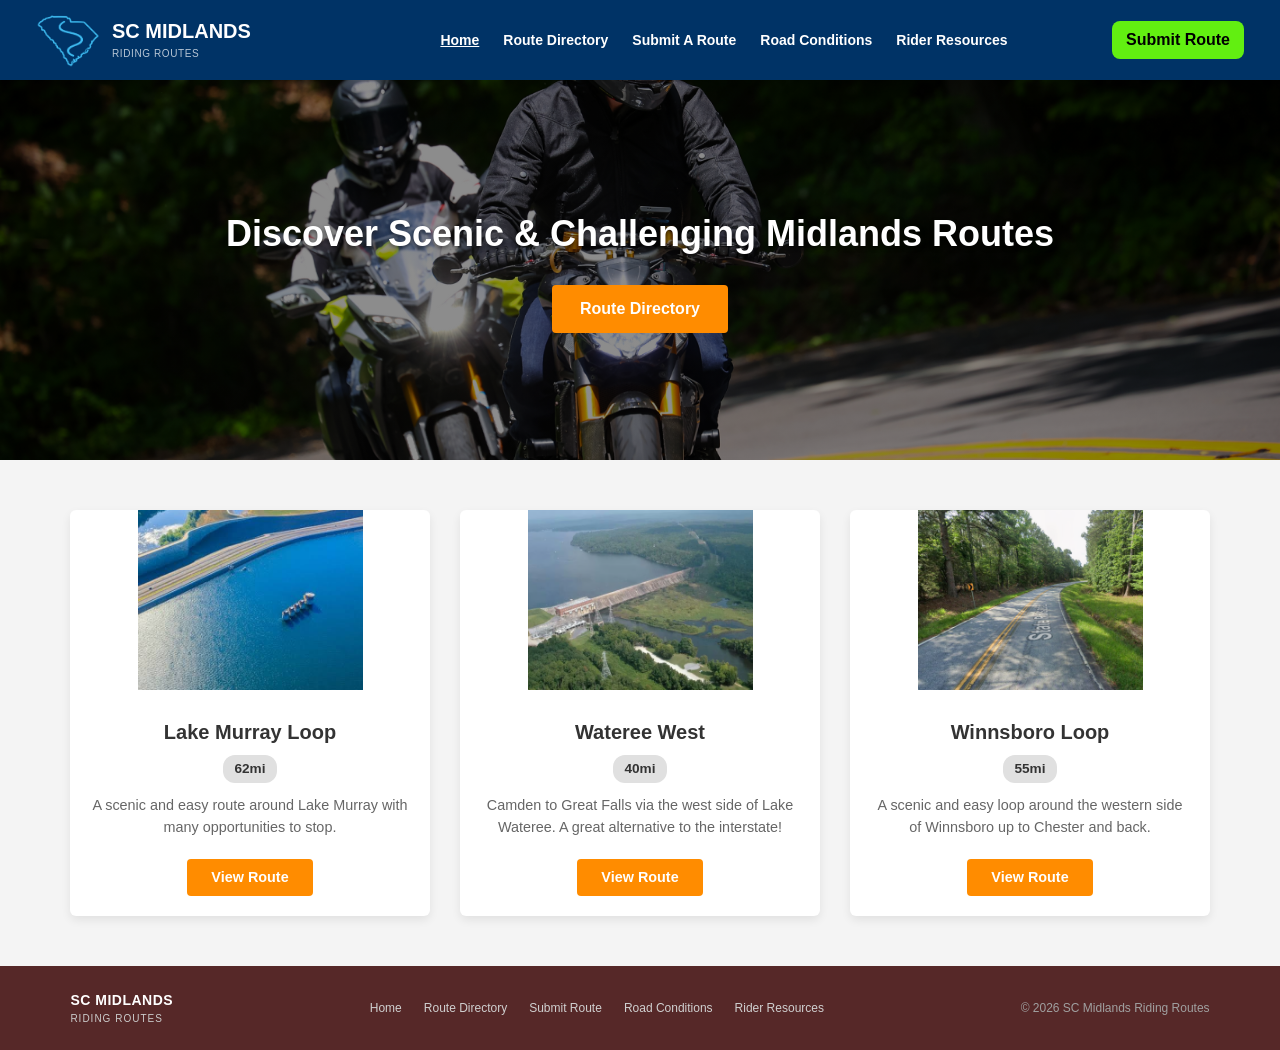
<file: index.html>
<!DOCTYPE html>
<html lang="en">
<head>
  <!-- Author: Augustus Tumminia -->
  <meta charset="UTF-8" />
  <meta name="viewport" content="width=device-width, initial-scale=1.0" />
  <title>SC Midlands Riding Routes - Home</title>
  <link rel="stylesheet" href="styles.css" />
  <style>
    /* INTERNAL CSS for hero section */
    .hero {
      position: relative;
      background: linear-gradient(rgba(0, 0, 0, 0.45), rgba(0, 0, 0, 0.45)), 
                  url('images/4900336.jpg') center/cover no-repeat;
      height: 380px;
      display: flex;
      flex-direction: column;
      justify-content: center;
      align-items: center;
      color: #ffffff;
      text-align: center;
      padding: 0 20px;
    }

    .hero h1 {
      font-size: 2.25rem;
      font-weight: 700;
      margin-bottom: 24px;
      text-shadow: 0 2px 4px rgba(0,0,0,0.5);
    }

    .btn-hero {
      background-color: #ff8c00;
      color: #ffffff;
      padding: 12px 28px;
      font-size: 1rem;
      font-weight: bold;
      border: none;
      border-radius: 4px;
      text-decoration: none;
      cursor: pointer;
      transition: background-color 0.2s ease;
    }

    .btn-hero:hover {
      background-color: #e07b00;
    }
  </style>
</head>
<body>

  <!-- Navigation Bar -->
  <header class="navbar">
    <a class="logo" href="index.html" aria-label="SC Midlands Riding Routes home"><img class="logo-mark" src="images/sc-twisty-road-logo.png" alt="" width="64" height="64" /><span class="logo-wordmark"><span class="logo-title">SC MIDLANDS</span><span class="logo-subtitle">RIDING ROUTES</span></span></a>
    <nav class="nav-links" aria-label="Main navigation">
      <a href="index.html" class="active" aria-current="page">Home</a>
      <a href="route-directory.html">Route Directory</a>
      <a href="submit-route.html">Submit A Route</a>
      <a href="road-conditions.html">Road Conditions</a>
      <a href="rider-resources.html">Rider Resources</a>
    </nav>
    <a href="submit-route.html" class="btn-submit">Submit Route</a>
  </header>

  <!-- Hero Section -->
  <section class="hero">
    <h1>Discover Scenic &amp; Challenging Midlands Routes</h1>
    <a href="route-directory.html" class="btn-hero">Route Directory</a>
  </section>

  <!-- Featured Routes -->
  <main class="routes-container">
    <!-- Route Card 1 -->
    <article class="route-card">
      <div class="card-image">
        <img src="images/murray.png" alt="Lake Murray Loop" />
      </div>
      <div class="card-content">
        <h3>Lake Murray Loop</h3>
        <span class="badge">62mi</span>
        <p>A scenic and easy route around Lake Murray with many opportunities to stop.</p>
        <a href="route-directory.html#lake-murray" class="btn-card">View Route</a>
      </div>
    </article>

    <!-- Route Card 2 -->
    <article class="route-card">
      <div class="card-image">
        <img src="images/wateree.png" alt="Wateree West" />
      </div>
      <div class="card-content">
        <h3>Wateree West</h3>
        <span class="badge">40mi</span>
        <p>Camden to Great Falls via the west side of Lake Wateree. A great alternative to the interstate!</p>
        <a href="route-directory.html#wateree-west" class="btn-card">View Route</a>
      </div>
    </article>

    <!-- Route Card 3 -->
    <article class="route-card">
      <div class="card-image">
        <img src="images/winnsboro.png" alt="Winnsboro Loop" />
      </div>
      <div class="card-content">
        <h3>Winnsboro Loop</h3>
        <span class="badge">55mi</span>
        <p>A scenic and easy loop around the western side of Winnsboro up to Chester and back.</p>
        <a href="route-directory.html#winnsboro" class="btn-card">View Route</a>
      </div>
    </article>
  </main>

  <!-- Footer -->
  <footer class="footer">
    <div class="footer-brand"><div class="logo-title">SC MIDLANDS</div><div class="logo-subtitle">RIDING ROUTES</div></div>
    <nav class="footer-links" aria-label="Footer navigation"><a href="index.html">Home</a>
      <a href="route-directory.html">Route Directory</a>
      <a href="submit-route.html">Submit Route</a>
      <a href="road-conditions.html">Road Conditions</a>
      <a href="rider-resources.html">Rider Resources</a></nav>
    <div class="footer-copy">&copy; 2026 SC Midlands Riding Routes</div>
  </footer>

</body>
</html>
</file>
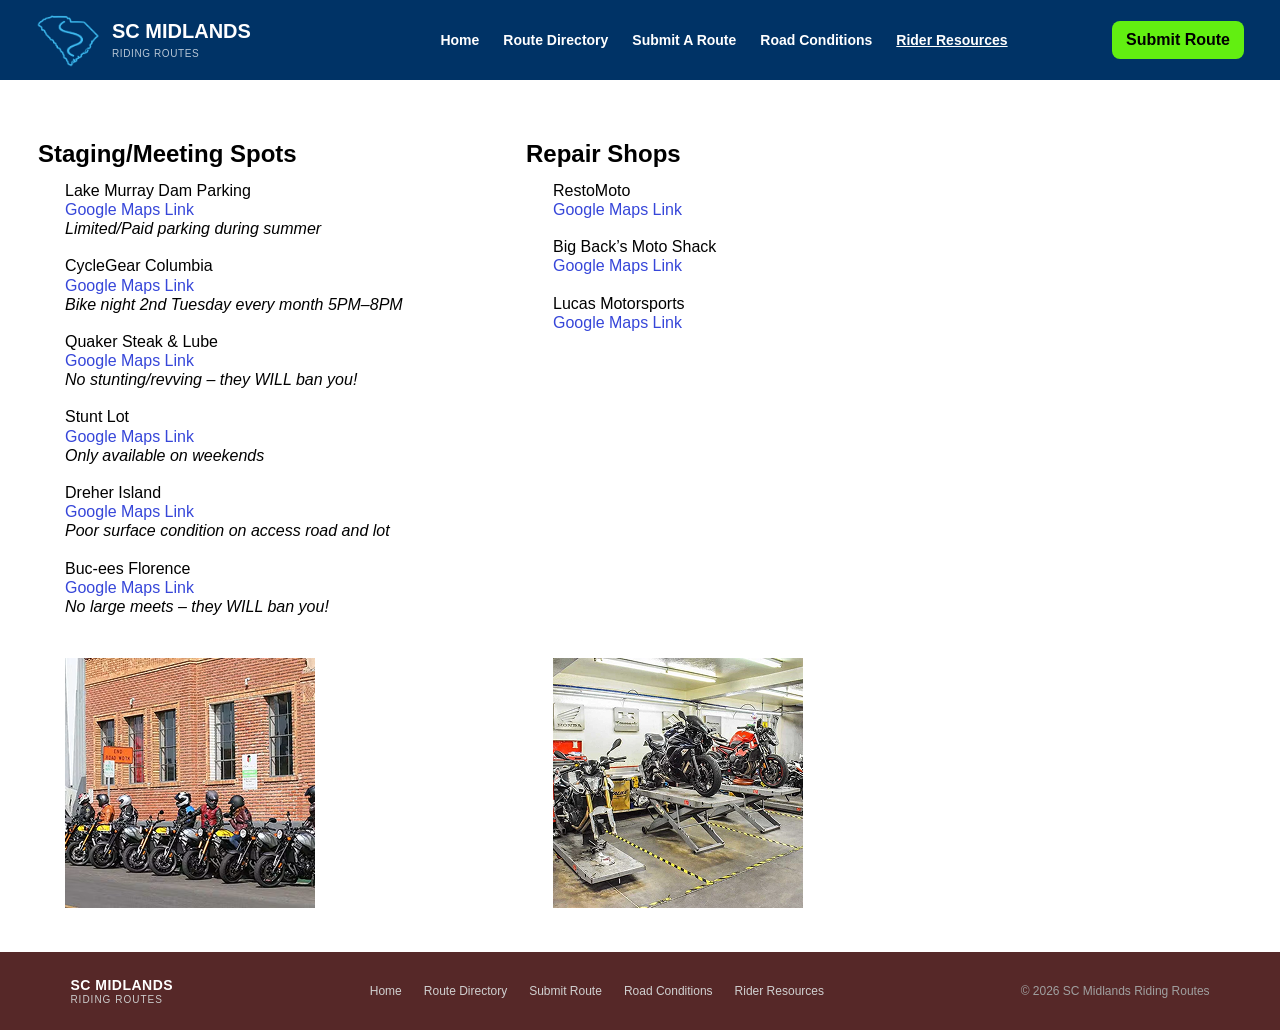
<file: rider-resources.html>
<!DOCTYPE html>
<html lang="en">
<head>
  <!-- Author: Augustus Tumminia -->
  <meta charset="UTF-8" />
  <meta name="viewport" content="width=device-width, initial-scale=1.0" />
  <title>SC Midlands Riding Routes - Rider Resources</title>
  <link rel="stylesheet" href="styles.css" />
  
</head>
<body class="interior-page">
  <a class="skip-link" href="#main-content">Skip to content</a>
  <header class="navbar">
    <a class="logo" href="index.html" aria-label="SC Midlands Riding Routes home"><img class="logo-mark" src="images/sc-twisty-road-logo.png" alt="" width="64" height="64" /><span class="logo-wordmark"><span class="logo-title">SC MIDLANDS</span><span class="logo-subtitle">RIDING ROUTES</span></span></a>
    <nav class="nav-links" aria-label="Main navigation">
      <a href="index.html">Home</a>
      <a href="route-directory.html">Route Directory</a>
      <a href="submit-route.html">Submit A Route</a>
      <a href="road-conditions.html">Road Conditions</a>
      <a href="rider-resources.html" class="active" aria-current="page">Rider Resources</a>
    </nav>
    <a href="submit-route.html" class="btn-submit">Submit Route</a>
  </header>
  <main id="main-content" class="resources-main">
    <h1 class="sr-only">Rider Resources</h1>
    <div class="resources-grid">
      <section class="resource-column" aria-labelledby="meeting-spots-title">
        <h2 id="meeting-spots-title">Staging/Meeting Spots</h2>
        <ul class="resource-list"><li><h3>Lake Murray Dam Parking</h3><a href="https://www.google.com/maps/search/?api=1&amp;query=Lake%20Murray%20Dam%20Parking%20South%20Carolina" target="_blank" rel="noopener noreferrer" aria-label="Find Lake Murray Dam Parking on Google Maps">Google Maps Link</a><p><em>Limited/Paid parking during summer</em></p></li><li><h3>CycleGear Columbia</h3><a href="https://www.google.com/maps/search/?api=1&amp;query=Cycle%20Gear%20Columbia%20South%20Carolina" target="_blank" rel="noopener noreferrer" aria-label="Find CycleGear Columbia on Google Maps">Google Maps Link</a><p><em>Bike night 2nd Tuesday every month 5PM–8PM</em></p></li><li><h3>Quaker Steak &amp; Lube</h3><a href="https://www.google.com/maps/search/?api=1&amp;query=Quaker%20Steak%20and%20Lube%20Columbia%20South%20Carolina" target="_blank" rel="noopener noreferrer" aria-label="Find Quaker Steak &amp; Lube on Google Maps">Google Maps Link</a><p><em>No stunting/revving – they WILL ban you!</em></p></li><li><h3>Stunt Lot</h3><a href="https://www.google.com/maps/search/?api=1&amp;query=33.912931%2C-81.078286" target="_blank" rel="noopener noreferrer" aria-label="Find Stunt Lot on Google Maps">Google Maps Link</a><p><em>Only available on weekends</em></p></li><li><h3>Dreher Island</h3><a href="https://www.google.com/maps/search/?api=1&amp;query=Dreher%20Island%20State%20Park%20South%20Carolina" target="_blank" rel="noopener noreferrer" aria-label="Find Dreher Island on Google Maps">Google Maps Link</a><p><em>Poor surface condition on access road and lot</em></p></li><li><h3>Buc-ees Florence</h3><a href="https://www.google.com/maps/search/?api=1&amp;query=Buc-ees%20Florence%20South%20Carolina" target="_blank" rel="noopener noreferrer" aria-label="Find Buc-ees Florence on Google Maps">Google Maps Link</a><p><em>No large meets – they WILL ban you!</em></p></li></ul>
        <img class="resource-photo" src="images/meeting-spots.png" alt="Motorcycles parked together outside a brick building" width="250" height="250" />
      </section>
      <section class="resource-column" aria-labelledby="repair-shops-title">
        <h2 id="repair-shops-title">Repair Shops</h2>
        <ul class="resource-list"><li><h3>RestoMoto</h3><a href="https://www.google.com/maps/search/?api=1&amp;query=RestoMoto%20Columbia%20South%20Carolina" target="_blank" rel="noopener noreferrer" aria-label="Find RestoMoto on Google Maps">Google Maps Link</a></li><li><h3>Big Back’s Moto Shack</h3><a href="https://www.google.com/maps/search/?api=1&amp;query=Big%20Backs%20Moto%20Shack%20South%20Carolina" target="_blank" rel="noopener noreferrer" aria-label="Find Big Back’s Moto Shack on Google Maps">Google Maps Link</a></li><li><h3>Lucas Motorsports</h3><a href="https://www.google.com/maps/search/?api=1&amp;query=Lucas%20Motorsports%20Lexington%20South%20Carolina" target="_blank" rel="noopener noreferrer" aria-label="Find Lucas Motorsports on Google Maps">Google Maps Link</a></li></ul>
        <img class="resource-photo" src="images/repair-shop.png" alt="Motorcycles on service lifts inside a repair shop" width="250" height="250" />
      </section>
    </div>
  </main>
  <footer class="footer">
    <div class="footer-brand"><div class="logo-title">SC MIDLANDS</div><div class="logo-subtitle">RIDING ROUTES</div></div>
    <nav class="footer-links" aria-label="Footer navigation"><a href="index.html">Home</a>
      <a href="route-directory.html">Route Directory</a>
      <a href="submit-route.html">Submit Route</a>
      <a href="road-conditions.html">Road Conditions</a>
      <a href="rider-resources.html">Rider Resources</a></nav>
    <div class="footer-copy">&copy; 2026 SC Midlands Riding Routes</div>
  </footer>
</body>
</html>
</file>
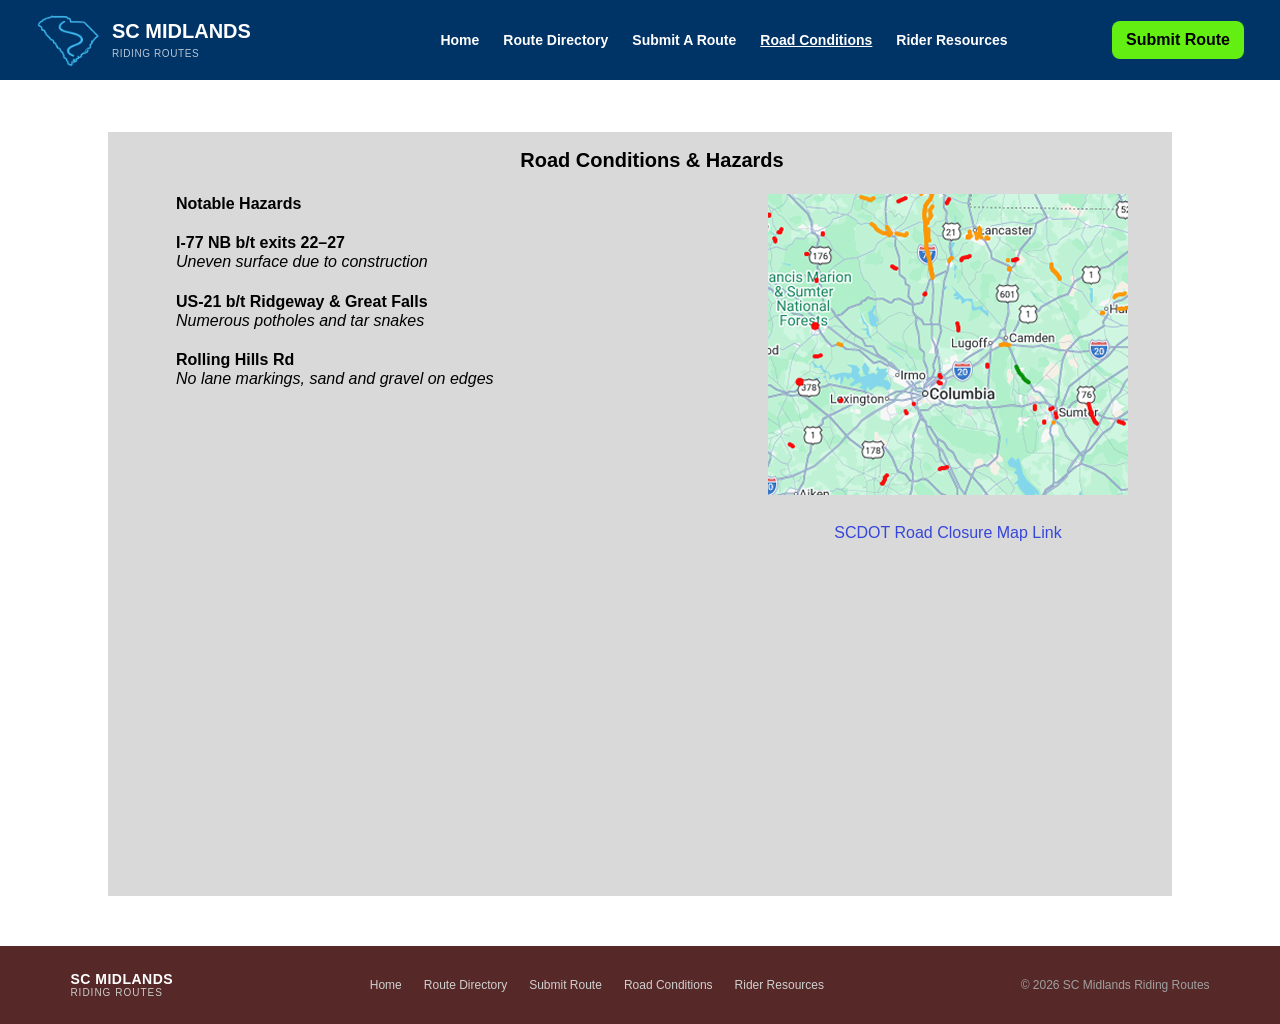
<file: road-conditions.html>
<!DOCTYPE html>
<html lang="en">
<head>
  <!-- Author: Augustus Tumminia -->
  <meta charset="UTF-8" />
  <meta name="viewport" content="width=device-width, initial-scale=1.0" />
  <title>SC Midlands Riding Routes - Road Conditions</title>
  <link rel="stylesheet" href="styles.css" />
  
</head>
<body class="interior-page">
  <a class="skip-link" href="#main-content">Skip to content</a>
  <header class="navbar">
    <a class="logo" href="index.html" aria-label="SC Midlands Riding Routes home"><img class="logo-mark" src="images/sc-twisty-road-logo.png" alt="" width="64" height="64" /><span class="logo-wordmark"><span class="logo-title">SC MIDLANDS</span><span class="logo-subtitle">RIDING ROUTES</span></span></a>
    <nav class="nav-links" aria-label="Main navigation">
      <a href="index.html">Home</a>
      <a href="route-directory.html">Route Directory</a>
      <a href="submit-route.html">Submit A Route</a>
      <a href="road-conditions.html" class="active" aria-current="page">Road Conditions</a>
      <a href="rider-resources.html">Rider Resources</a>
    </nav>
    <a href="submit-route.html" class="btn-submit">Submit Route</a>
  </header>
  <main id="main-content" class="conditions-main">
    <section class="conditions-panel" aria-labelledby="conditions-title">
      <h1 id="conditions-title">Road Conditions &amp; Hazards</h1>
      <div class="conditions-columns">
        <section class="hazards" aria-labelledby="hazards-title">
          <h2 id="hazards-title">Notable Hazards</h2>
          <dl>
            <dt>I-77 NB b/t exits 22–27</dt><dd>Uneven surface due to construction</dd>
            <dt>US-21 b/t Ridgeway &amp; Great Falls</dt><dd>Numerous potholes and tar snakes</dd>
            <dt>Rolling Hills Rd</dt><dd>No lane markings, sand and gravel on edges</dd>
          </dl>
        </section>
        <figure class="closure-map">
          <a href="https://ris.scdot.org/RoadConditionsForm.aspx" target="_blank" rel="noopener noreferrer" aria-label="Open SCDOT road closure map"><img src="images/road-closure-map.png" alt="South Carolina Midlands road closure map overview from the site design" width="360" height="301" /></a>
          <figcaption><a href="https://ris.scdot.org/RoadConditionsForm.aspx" target="_blank" rel="noopener noreferrer">SCDOT Road Closure Map Link</a></figcaption>
        </figure>
      </div>
    </section>
  </main>
  <footer class="footer">
    <div class="footer-brand"><div class="logo-title">SC MIDLANDS</div><div class="logo-subtitle">RIDING ROUTES</div></div>
    <nav class="footer-links" aria-label="Footer navigation"><a href="index.html">Home</a>
      <a href="route-directory.html">Route Directory</a>
      <a href="submit-route.html">Submit Route</a>
      <a href="road-conditions.html">Road Conditions</a>
      <a href="rider-resources.html">Rider Resources</a></nav>
    <div class="footer-copy">&copy; 2026 SC Midlands Riding Routes</div>
  </footer>
</body>
</html>
</file>
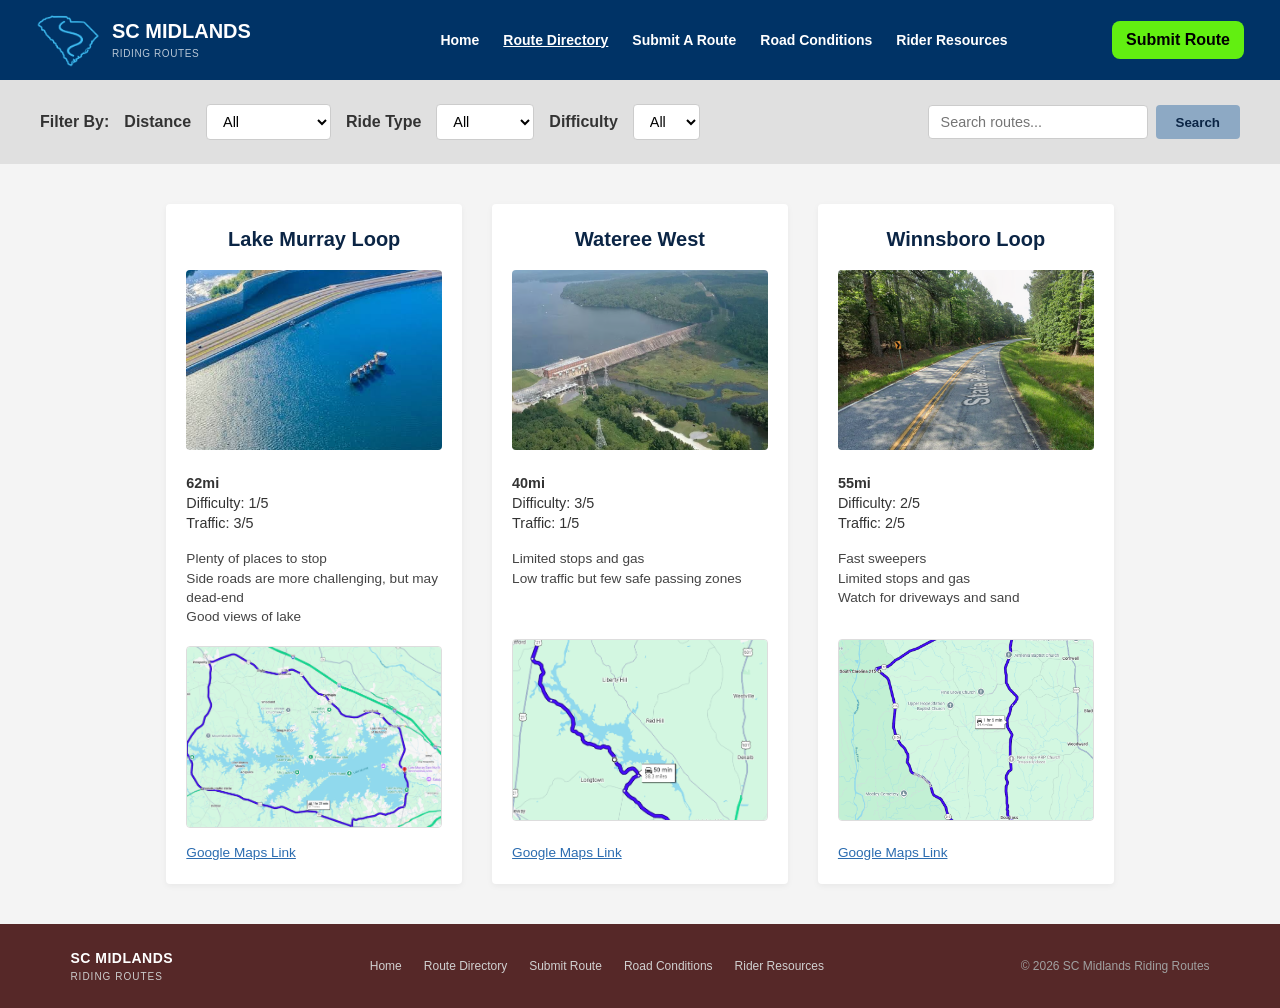
<file: route-directory.html>
<!DOCTYPE html>
<html lang="en">
<head>
  <!-- Author: Augustus Tumminia -->
  <meta charset="UTF-8" />
  <meta name="viewport" content="width=device-width, initial-scale=1.0" />
  <title>SC Midlands Riding Routes - Route Directory</title>
  <link rel="stylesheet" href="styles.css" />
  <style>
    /*INTERNAL CSS for this page layout and search bar */
    .search-banner {
      background-color: #e0e0e0;
      padding: 24px 40px;
      display: flex;
      align-items: center;
      justify-content: space-between;
      gap: 20px;
    }

    .filter-group {
      display: flex;
      align-items: center;
      gap: 15px;
      flex-wrap: wrap;
    }

    .filter-group label {
      font-weight: bold;
      color: #333333;
    }

    .filter-select {
      padding: 8px 12px;
      border: 1px solid #ccc;
      border-radius: 4px;
      background-color: #ffffff;
      font-size: 0.9rem;
    }

    .search-box {
      display: flex;
      gap: 8px;
    }

    .search-input {
      padding: 8px 12px;
      border: 1px solid #ccc;
      border-radius: 4px;
      width: 220px;
      font-size: 0.9rem;
    }

    .btn-search {
      background-color: #8da9c4;
      color: #0b2545;
      font-weight: bold;
      border: none;
      padding: 8px 20px;
      border-radius: 4px;
      cursor: pointer;
    }

    .btn-search:hover {
      background-color: #7a98b3;
    }
  </style>
</head>
<body>

  <!-- Navigation Bar -->
  <header class="navbar">
    <a class="logo" href="index.html" aria-label="SC Midlands Riding Routes home"><img class="logo-mark" src="images/sc-twisty-road-logo.png" alt="" width="64" height="64" /><span class="logo-wordmark"><span class="logo-title">SC MIDLANDS</span><span class="logo-subtitle">RIDING ROUTES</span></span></a>
    <nav class="nav-links" aria-label="Main navigation">
      <a href="index.html">Home</a>
      <a href="route-directory.html" class="active" aria-current="page">Route Directory</a>
      <a href="submit-route.html">Submit A Route</a>
      <a href="road-conditions.html">Road Conditions</a>
      <a href="rider-resources.html">Rider Resources</a>
    </nav>
    <a href="submit-route.html" class="btn-submit">Submit Route</a>
  </header>

  <!-- Filter and Search Bar -->
  <section class="search-banner">
    <div class="filter-group">
      <span><strong>Filter By:</strong></span>
      
      <label for="distance">Distance</label>
      <select id="distance" class="filter-select">
        <option value="">All</option>
        <option value="under-50">Under 50 mi</option>
        <option value="50-100">50 - 100 mi</option>
      </select>

      <label for="ride-type">Ride Type</label>
      <select id="ride-type" class="filter-select">
        <option value="">All</option>
        <option value="scenic">Scenic</option>
        <option value="twisties">Twisties</option>
      </select>

      <label for="difficulty">Difficulty</label>
      <select id="difficulty" class="filter-select">
        <option value="">All</option>
        <option value="1">1/5</option>
        <option value="2">2/5</option>
        <option value="3">3/5</option>
      </select>
    </div>

    <div class="search-box">
      <input type="text" class="search-input" placeholder="Search routes..." />
      <button class="btn-search">Search</button>
    </div>
  </section>

  <main class="directory-container">
    
    <!-- Route 1: Lake Murray Loop -->
    <article class="directory-card" id="lake-murray">
      <h2 class="route-title">Lake Murray Loop</h2>
      
      <div class="route-media">
        <img src="images/murray.png" alt="Lake Murray Photo" class="route-photo" />
      </div>

      <div class="route-details">
        <p><strong>62mi</strong></p>
        <p>Difficulty: 1/5</p>
        <p>Traffic: 3/5</p>
      </div>

      <div class="route-description">
        <p>Plenty of places to stop</p>
        <p>Side roads are more challenging, but may dead-end</p>
        <p>Good views of lake</p>
      </div>

      <div class="route-map">
        <img src="images/murraymap.png" alt="Lake Murray Route Map Screenshot" class="map-img" />
      </div>

      <div class="map-link-container">
        <a href="https://maps.app.goo.gl/G5Brb5zZzMDAAUCU8" target="_blank" rel="noopener noreferrer" class="maps-link">Google Maps Link</a>
      </div>
    </article>

    <!-- Route 2: Wateree West -->
    <article class="directory-card" id="wateree-west">
      <h2 class="route-title">Wateree West</h2>
      
      <div class="route-media">
        <img src="images/wateree.png" alt="Wateree West Photo" class="route-photo" />
      </div>

      <div class="route-details">
        <p><strong>40mi</strong></p>
        <p>Difficulty: 3/5</p>
        <p>Traffic: 1/5</p>
      </div>

      <div class="route-description">
        <p>Limited stops and gas</p>
        <p>Low traffic but few safe passing zones</p>
      </div>

      <div class="route-map">
        <img src="images/watereemap.png" alt="Wateree West Route Map Screenshot" class="map-img" />
      </div>

      <div class="map-link-container">
        <a href="https://maps.app.goo.gl/jQjtq3HiahNdHkVw8" target="_blank" rel="noopener noreferrer" class="maps-link">Google Maps Link</a>
      </div>
    </article>

    <!-- Route Item 3: Winnsboro Loop -->
    <article class="directory-card" id="winnsboro">
      <h2 class="route-title">Winnsboro Loop</h2>
      
      <div class="route-media">
        <img src="images/winnsboro.png" alt="Winnsboro Loop Photo" class="route-photo" />
      </div>

      <div class="route-details">
        <p><strong>55mi</strong></p>
        <p>Difficulty: 2/5</p>
        <p>Traffic: 2/5</p>
      </div>

      <div class="route-description">
        <p>Fast sweepers</p>
        <p>Limited stops and gas</p>
        <p>Watch for driveways and sand</p>
      </div>

      <div class="route-map">
        <img src="images/winnsboro-map.png" alt="Winnsboro Loop Route Map Screenshot" class="map-img" />
      </div>

      <div class="map-link-container">
        <a href="https://maps.app.goo.gl/9hsNMiH4gxe9R1yo8" target="_blank" rel="noopener noreferrer" class="maps-link">Google Maps Link</a>
      </div>
    </article>

  </main>

  <!-- Footer -->
  <footer class="footer">
    <div class="footer-brand"><div class="logo-title">SC MIDLANDS</div><div class="logo-subtitle">RIDING ROUTES</div></div>
    <nav class="footer-links" aria-label="Footer navigation"><a href="index.html">Home</a>
      <a href="route-directory.html">Route Directory</a>
      <a href="submit-route.html">Submit Route</a>
      <a href="road-conditions.html">Road Conditions</a>
      <a href="rider-resources.html">Rider Resources</a></nav>
    <div class="footer-copy">&copy; 2026 SC Midlands Riding Routes</div>
  </footer>

</body>
</html>
</file>
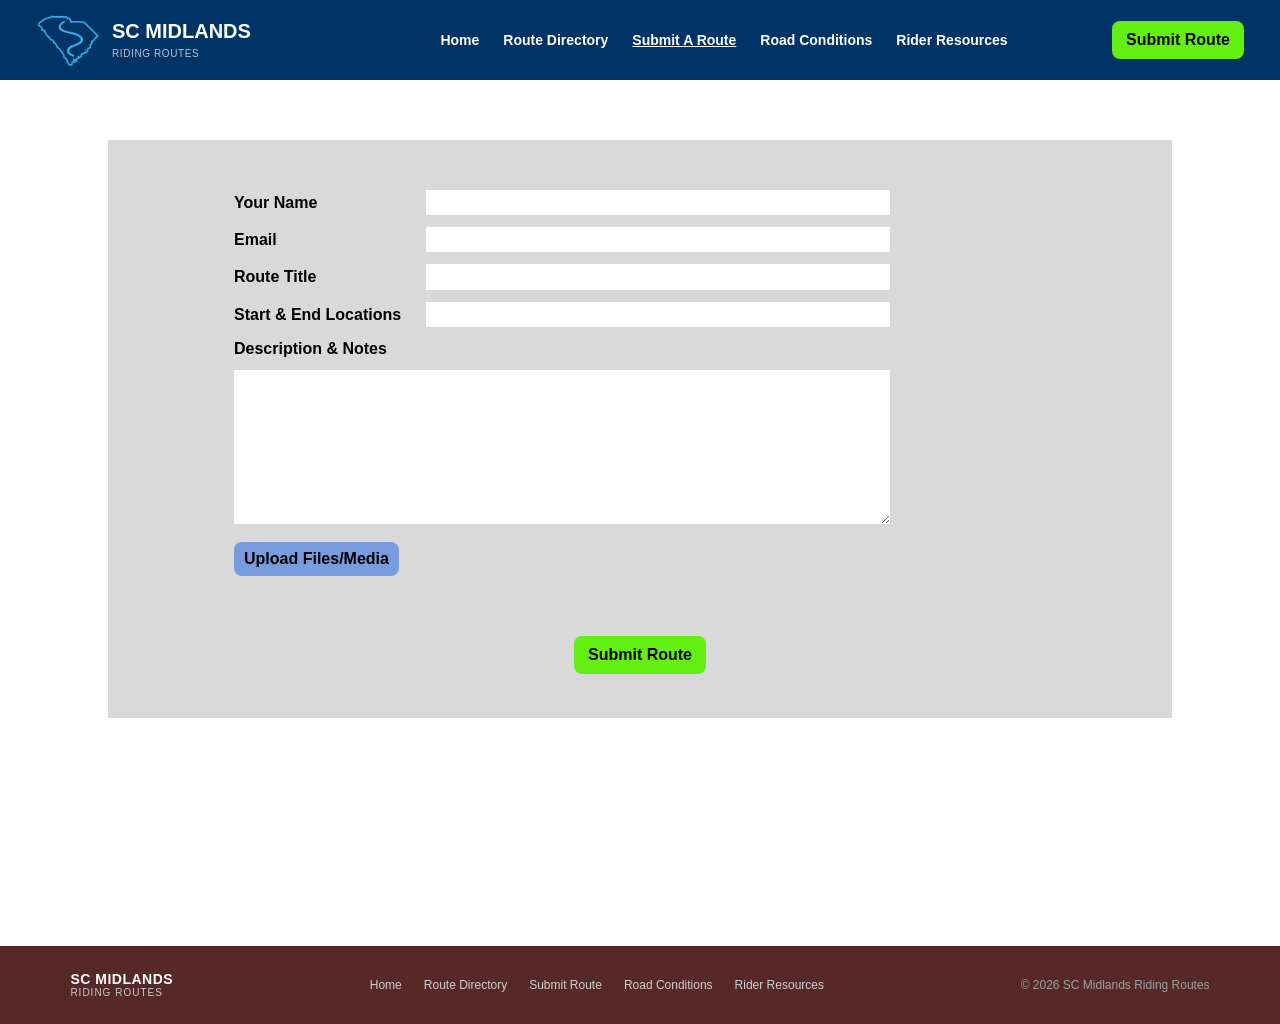
<file: submit-route.html>
<!DOCTYPE html>
<html lang="en">
<head>
  <!-- Author: Augustus Tumminia -->
  <meta charset="UTF-8" />
  <meta name="viewport" content="width=device-width, initial-scale=1.0" />
  <title>SC Midlands Riding Routes - Submit a Route</title>
  <link rel="stylesheet" href="styles.css" />
  
</head>
<body class="interior-page">
  <a class="skip-link" href="#main-content">Skip to content</a>
  <header class="navbar">
    <a class="logo" href="index.html" aria-label="SC Midlands Riding Routes home"><img class="logo-mark" src="images/sc-twisty-road-logo.png" alt="" width="64" height="64" /><span class="logo-wordmark"><span class="logo-title">SC MIDLANDS</span><span class="logo-subtitle">RIDING ROUTES</span></span></a>
    <nav class="nav-links" aria-label="Main navigation">
      <a href="index.html">Home</a>
      <a href="route-directory.html">Route Directory</a>
      <a href="submit-route.html" class="active" aria-current="page">Submit A Route</a>
      <a href="road-conditions.html">Road Conditions</a>
      <a href="rider-resources.html">Rider Resources</a>
    </nav>
    <a href="submit-route.html" class="btn-submit">Submit Route</a>
  </header>
  <main id="main-content" class="submission-main">
    <h1 class="sr-only">Submit a Route</h1>
    <form class="route-form" id="route-form">
      <div class="form-fields">
        <div class="form-row"><label for="rider-name">Your Name</label><input id="rider-name" name="name" autocomplete="name" required maxlength="100" /></div>
        <div class="form-row"><label for="rider-email">Email</label><input id="rider-email" name="email" type="email" autocomplete="email" required maxlength="254" /></div>
        <div class="form-row"><label for="route-title">Route Title</label><input id="route-title" name="title" required maxlength="150" /></div>
        <div class="form-row"><label for="route-locations">Start &amp; End Locations</label><input id="route-locations" name="locations" required maxlength="300" /></div>
        <div class="form-notes"><label for="route-notes">Description &amp; Notes</label><textarea id="route-notes" name="notes" required rows="7" maxlength="5000"></textarea></div>
        <div class="upload-control"><button type="button" class="upload-button">Upload Files/Media</button></div>
      </div>
      <div class="form-actions"><button type="button" class="btn-submit">Submit Route</button></div>
    </form>
  </main>
  <footer class="footer">
    <div class="footer-brand"><div class="logo-title">SC MIDLANDS</div><div class="logo-subtitle">RIDING ROUTES</div></div>
    <nav class="footer-links" aria-label="Footer navigation"><a href="index.html">Home</a>
      <a href="route-directory.html">Route Directory</a>
      <a href="submit-route.html">Submit Route</a>
      <a href="road-conditions.html">Road Conditions</a>
      <a href="rider-resources.html">Rider Resources</a></nav>
    <div class="footer-copy">&copy; 2026 SC Midlands Riding Routes</div>
  </footer>
</body>
</html>
</file>
<file: styles.css>
* {
  box-sizing: border-box;
  margin: 0;
  padding: 0;
}

body {
  font-family: Arial, Helvetica, sans-serif;
  background-color: #f4f4f4;
  color: #333333;
  line-height: 1.5;
}

/* Navbar Layout */
.navbar {
  background-color: #0b2545;
  display: flex;
  align-items: center;
  justify-content: space-between;
  padding: 16px 40px;
}

.logo {
  display: flex;
  align-items: center;
  color: #ffffff;
}

.logo-icon {
  font-size: 2rem;
  margin-right: 10px;
}

.logo-title {
  font-weight: bold;
  font-size: 1.1rem;
  letter-spacing: 0.5px;
}

.logo-subtitle {
  font-size: 0.7rem;
  color: #8da9c4;
  letter-spacing: 1px;
}

.nav-links a {
  color: #ffffff;
  text-decoration: none;
  margin: 0 15px;
  font-size: 0.95rem;
}

.nav-links a:hover,
.nav-links a.active {
  text-decoration: underline;
}

/* Route Cards */
.routes-container {
  display: flex;
  justify-content: center;
  gap: 30px;
  max-width: 1200px;
  margin: 50px auto;
  padding: 0 20px;
}

.route-card {
  background: #ffffff;
  border-radius: 6px;
  overflow: hidden;
  box-shadow: 0 4px 10px rgba(0, 0, 0, 0.08);
  flex: 1;
  max-width: 360px;
  display: flex;
  flex-direction: column;
  align-items: center;
  text-align: center;
}

.card-image img {
  width: 100%;
  height: 180px;
  object-fit: cover;
}

.card-content {
  padding: 20px;
  display: flex;
  flex-direction: column;
  align-items: center;
  flex-grow: 1;
}

.card-content h3 {
  font-size: 1.25rem;
  margin-bottom: 8px;
}

.badge {
  background-color: #e0e0e0;
  color: #333333;
  font-size: 0.85rem;
  font-weight: bold;
  padding: 4px 12px;
  border-radius: 12px;
  margin-bottom: 12px;
}

.card-content p {
  font-size: 0.9rem;
  color: #666666;
  margin-bottom: 20px;
  flex-grow: 1;
}

.btn-card {
  background-color: #ff8c00;
  color: #ffffff;
  padding: 8px 24px;
  text-decoration: none;
  border-radius: 4px;
  font-weight: bold;
  font-size: 0.9rem;
}

.btn-card:hover {
  background-color: #e07b00;
}

/* Footer */
.footer {
  background-color: #4a1525;
  color: #ffffff;
  padding: 30px 40px;
  display: flex;
  justify-content: space-between;
  align-items: center;
  flex-wrap: wrap;
}

.footer-links a {
  color: #d0d0d0;
  text-decoration: none;
  margin: 0 10px;
  font-size: 0.85rem;
}

.footer-links a:hover {
  color: #ffffff;
}

.footer-copy {
  font-size: 0.8rem;
  color: #a0a0a0;
}



/* Route Directory */

.directory-container {
  display: flex;
  justify-content: center;
  gap: 30px;
  max-width: 1200px;
  margin: 40px auto;
  padding: 0 20px;
}

.directory-card {
  background: #ffffff;
  border-radius: 4px;
  padding: 20px;
  flex: 1;
  max-width: 360px;
  display: flex;
  flex-direction: column;
  box-shadow: 0 2px 6px rgba(0, 0, 0, 0.05);
}

.route-title {
  font-size: 1.25rem;
  font-weight: bold;
  text-align: center;
  margin-bottom: 16px;
  color: #0b2545;
}

.route-photo {
  width: 100%;
  height: 180px;
  object-fit: cover;
  border-radius: 4px;
  margin-bottom: 16px;
}

.route-details {
  font-size: 0.9rem;
  margin-bottom: 16px;
  line-height: 1.4;
}

.route-description {
  font-size: 0.85rem;
  color: #444444;
  margin-bottom: 20px;
  min-height: 70px; 
  line-height: 1.4;
}

.route-map {
  border: 1px solid #dddddd;
  border-radius: 4px;
  overflow: hidden;
  margin-bottom: 12px;
}

.map-img {
  width: 100%;
  height: 180px;
  object-fit: cover;
  display: block;
}

.map-link-container {
  text-align: left;
  margin-top: auto;
}

.maps-link {
  color: #2b6cb0;
  font-size: 0.85rem;
  text-decoration: underline;
}

.maps-link:hover {
  color: #1a4971;
}
/* Shared navigation and new pages follow the Figma layouts. */
body { min-height: 100vh; display: flex; flex-direction: column; }
.navbar { background-color: #003366; padding: 5px 36px; min-height: 80px; gap: 24px; }
.logo { flex: 0 0 auto; }
.logo img { display: block; width: 300px; height: 70px; max-width: 100%; object-fit: contain; }
.nav-links { display: flex; flex-wrap: wrap; justify-content: center; gap: 24px; }
.nav-links a { margin: 0; font-weight: bold; font-size: 14px; white-space: nowrap; }
.btn-submit { display: inline-block; background: #62ef11; color: #000; padding: 10px 14px; border: 0; border-radius: 8px; font: bold 16px Arial, sans-serif; text-decoration: none; white-space: nowrap; cursor: pointer; }
.btn-submit:hover { background: #53d80c; }
.footer { margin-top: auto; background: #562828; min-height: 78px; gap: 20px; padding: 24px 5.5%; }
.footer .logo-title { font-size: 14px; }
.footer .logo-subtitle { font-size: 10px; color: #ccc; }
.footer-links { display: flex; flex-wrap: wrap; gap: 22px; justify-content: center; }
.footer-links a { margin: 0; font-size: 12px; }
.footer-copy { font-size: 12px; }
a:focus-visible, button:focus-visible, input:focus-visible, textarea:focus-visible, select:focus-visible { outline: 3px solid #ff8c00; outline-offset: 4px; }
.sr-only { position: absolute; width: 1px; height: 1px; padding: 0; margin: -1px; overflow: hidden; clip-path: inset(50%); white-space: nowrap; border: 0; }
.skip-link { position: absolute; z-index: 5; top: -60px; left: 16px; background: white; color: #003366; padding: 10px; }
.skip-link:focus { top: 12px; }
.interior-page { background: #fff; color: #000; min-height: max(100vh, 1024px); line-height: 1.2; }
.submission-main { padding: 60px 24px; flex: 1; }
.route-form { background: #d9d9d9; max-width: 1064px; min-height: 553px; margin: 0 auto; padding: 50px 126px 44px; }
.form-fields { max-width: 656px; }
.form-row { display: grid; grid-template-columns: 180px minmax(0, 1fr); gap: 12px; align-items: center; margin-bottom: 12px; }
.route-form label { font-size: 16px; font-weight: 600; }
.form-row input { width: 100%; border: 0; background: white; min-height: 24px; padding: 3px 8px; font: inherit; border-radius: 0; }
.form-notes label { display: block; margin-bottom: 12px; }
.form-notes textarea { display: block; width: 100%; min-height: 132px; padding: 10px; border: 0; border-radius: 0; font: inherit; resize: vertical; }
.upload-control { margin-top: 18px; }
.upload-button { display: inline-block; background: #799cde; color: #000; padding: 8px 10px; border-radius: 8px; cursor: pointer; }
.upload-control:focus-within .upload-button { outline: 3px solid #ff8c00; outline-offset: 4px; }
.selected-files { margin-top: 8px; font-size: 13px; overflow-wrap: anywhere; }
.form-actions { text-align: center; margin-top: 60px; }
.form-status { font-size: 13px; margin: 12px auto 0; max-width: 460px; line-height: 1.4; color: #333; }
.conditions-main { padding: 52px 24px 50px; flex: 1; }
.conditions-panel { background: #d9d9d9; max-width: 1064px; min-height: 764px; margin: 0 auto; padding: 16px 44px 28px 68px; display: flex; flex-direction: column; }
.conditions-panel h1 { font-size: 20px; text-align: center; margin-bottom: 22px; }
.conditions-columns { display: grid; grid-template-columns: minmax(0, 1fr) 360px; gap: 48px; }
.hazards h2 { font-size: 16px; margin-bottom: 20px; }
.hazards dt { font-weight: bold; font-size: 16px; }
.hazards dd { font-style: italic; font-size: 16px; margin-bottom: 20px; }
.closure-map img { display: block; width: 100%; height: auto; }
.closure-map figcaption { text-align: center; margin-top: 28px; }
.interior-page main a { color: #3646d9; text-decoration: none; }
.interior-page main a:hover { text-decoration: underline; }
.conditions-note { font-size: 12px; line-height: 1.4; color: #444; margin-top: auto; padding-top: 32px; }
.resources-main { padding: 60px 38px 44px; flex: 1; }
.resources-grid { display: grid; grid-template-columns: repeat(2, minmax(0, 440px)); gap: 48px; }
.resource-column { display: flex; flex-direction: column; }
.resource-column h2 { font-size: 24px; margin-bottom: 12px; }
.resource-list { list-style: none; margin-left: 27px; margin-bottom: 24px; }
.resource-list li { margin-bottom: 18px; font-size: 16px; }
.resource-list h3 { font-size: 16px; font-weight: normal; }
.resource-photo { display: block; width: 250px; height: 250px; max-width: calc(100% - 27px); object-fit: cover; margin: auto 0 0 27px; }
.directory-card { scroll-margin-top: 20px; }
@media (max-width: 1200px) {
  .navbar { flex-wrap: wrap; justify-content: space-between; }
  .nav-links { order: 3; flex-basis: 100%; padding: 10px 0; }
}
@media (max-width: 800px) {
  .route-form { padding: 36px 28px; }
  .conditions-panel { padding: 24px; min-height: 650px; }
  .conditions-columns { grid-template-columns: 1fr; gap: 24px; }
  .closure-map { max-width: 360px; margin: 0 auto; }
  .resources-grid { grid-template-columns: repeat(2, minmax(0, 1fr)); gap: 28px; }
  .resource-list { margin-left: 0; }
  .resource-photo { margin-left: 0; max-width: 100%; height: auto; }
  .routes-container, .directory-container { flex-wrap: wrap; }
  .route-card, .directory-card { flex: 1 1 280px; }
  .footer { justify-content: center; text-align: center; }
  .search-banner { flex-wrap: wrap; }
}
@media (max-width: 560px) {
  .interior-page { min-height: 100vh; }
  .navbar { padding: 10px 16px; gap: 12px; }
  .logo img { width: 230px; height: auto; }
  .navbar .btn-submit { font-size: 14px; padding: 9px; }
  .nav-links { justify-content: flex-start; gap: 14px 18px; }
  .nav-links a { font-size: 13px; }
  .submission-main, .conditions-main { padding: 28px 16px; }
  .route-form { min-height: 0; padding: 26px 20px; }
  .form-row { grid-template-columns: 1fr; gap: 6px; margin-bottom: 16px; }
  .form-row input { min-height: 36px; }
  .form-actions { margin-top: 32px; }
  .conditions-panel { padding: 22px 18px; min-height: 0; }
  .resources-main { padding: 30px 24px; }
  .resources-grid { grid-template-columns: 1fr; gap: 44px; }
  .resource-column h2 { font-size: 23px; }
  .resource-photo { margin-top: 0; }
  .search-box, .search-input { max-width: 100%; }
  .filter-group { gap: 10px; }
  .footer-links { gap: 14px; }
}

.upload-button { border: 0; font: 600 16px Arial, sans-serif; }

/* South Carolina outline and twisty-road logo. */
.navbar .logo { width: 300px; height: 70px; gap: 12px; text-decoration: none; }
.navbar .logo .logo-mark { width: 64px; height: 64px; object-fit: contain; flex-shrink: 0; }
.logo-wordmark { display: flex; flex-direction: column; }
.logo-wordmark .logo-title { color: #fff; font-size: 20px; letter-spacing: 0; line-height: 1.2; }
.logo-wordmark .logo-subtitle { color: #b7c6d5; font-size: 10px; letter-spacing: 0.6px; line-height: 1.5; margin-top: 3px; }
@media (max-width: 560px) {
 .navbar .logo { width: 230px; height: 54px; gap: 9px; }
 .navbar .logo .logo-mark { width: 50px; height: 50px; }
 .logo-wordmark .logo-title { font-size: 17px; }
 .logo-wordmark .logo-subtitle { font-size: 9px; }
}
</file>
